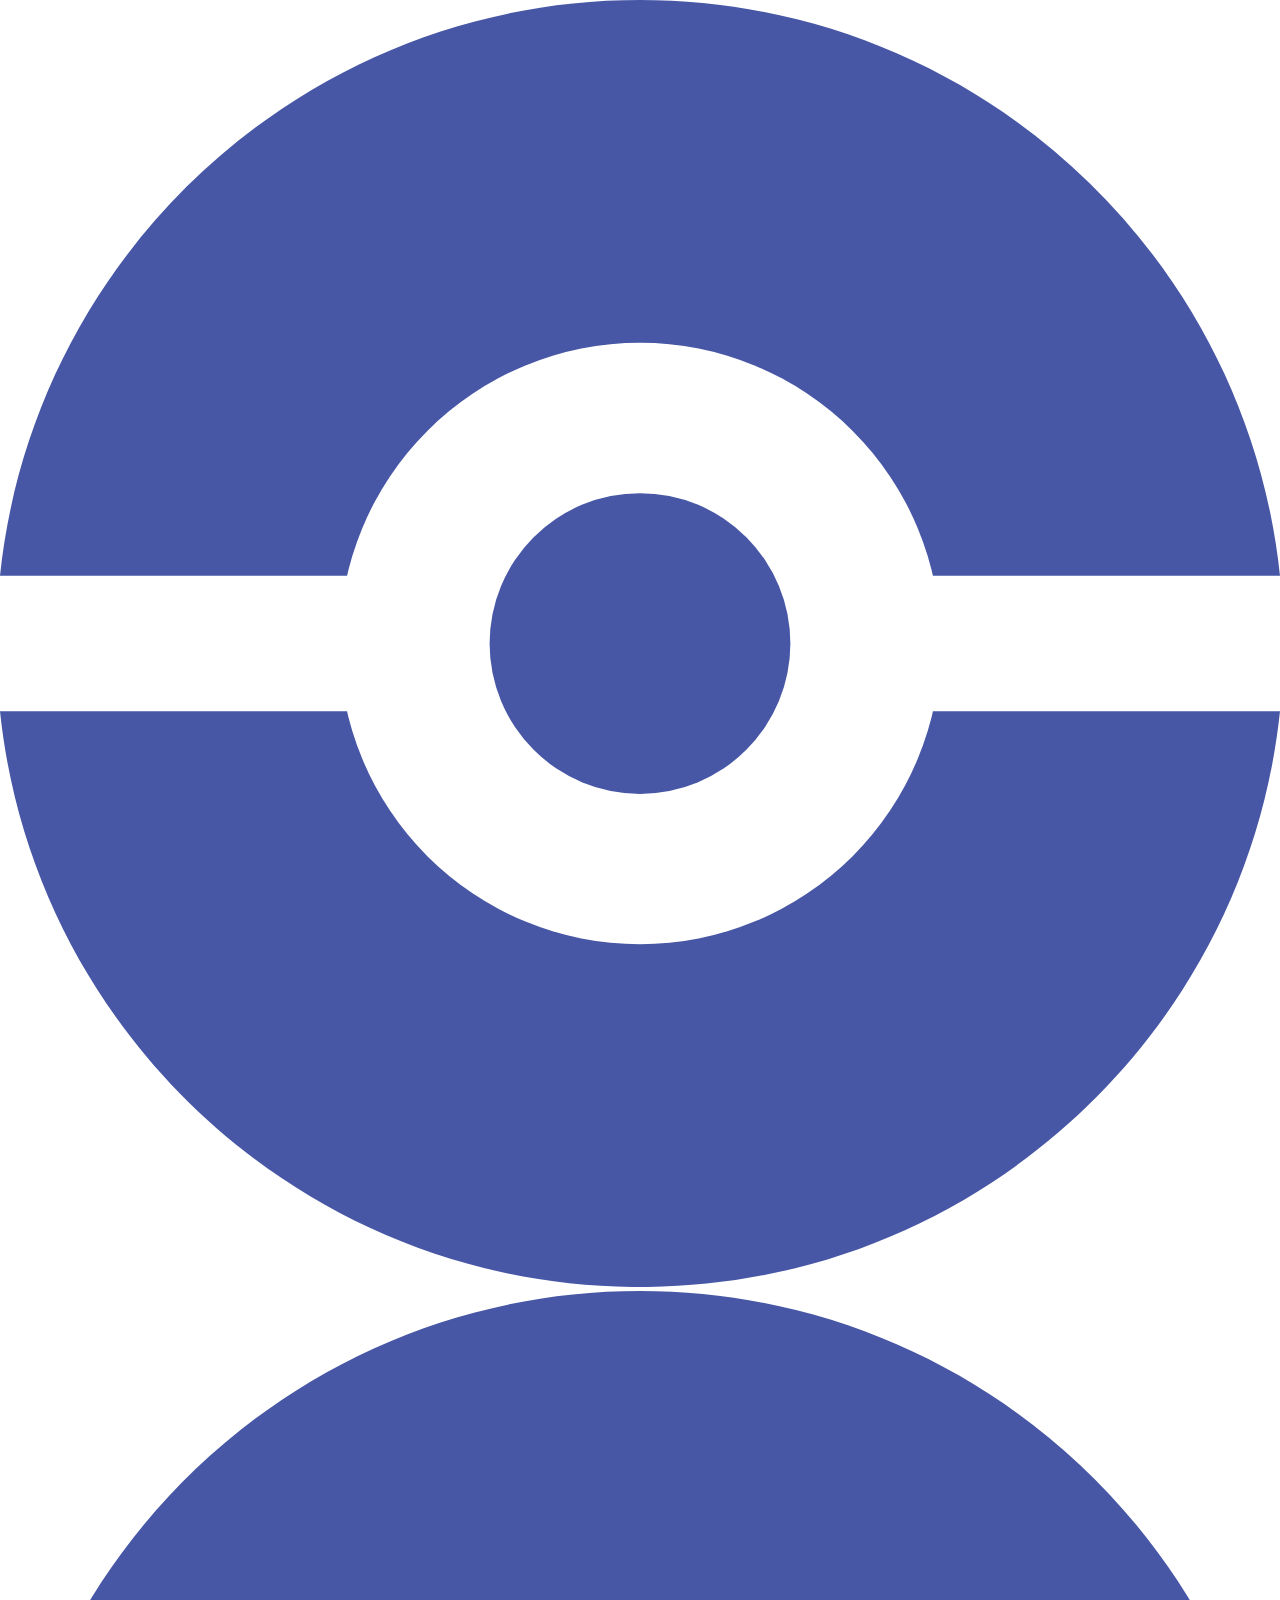
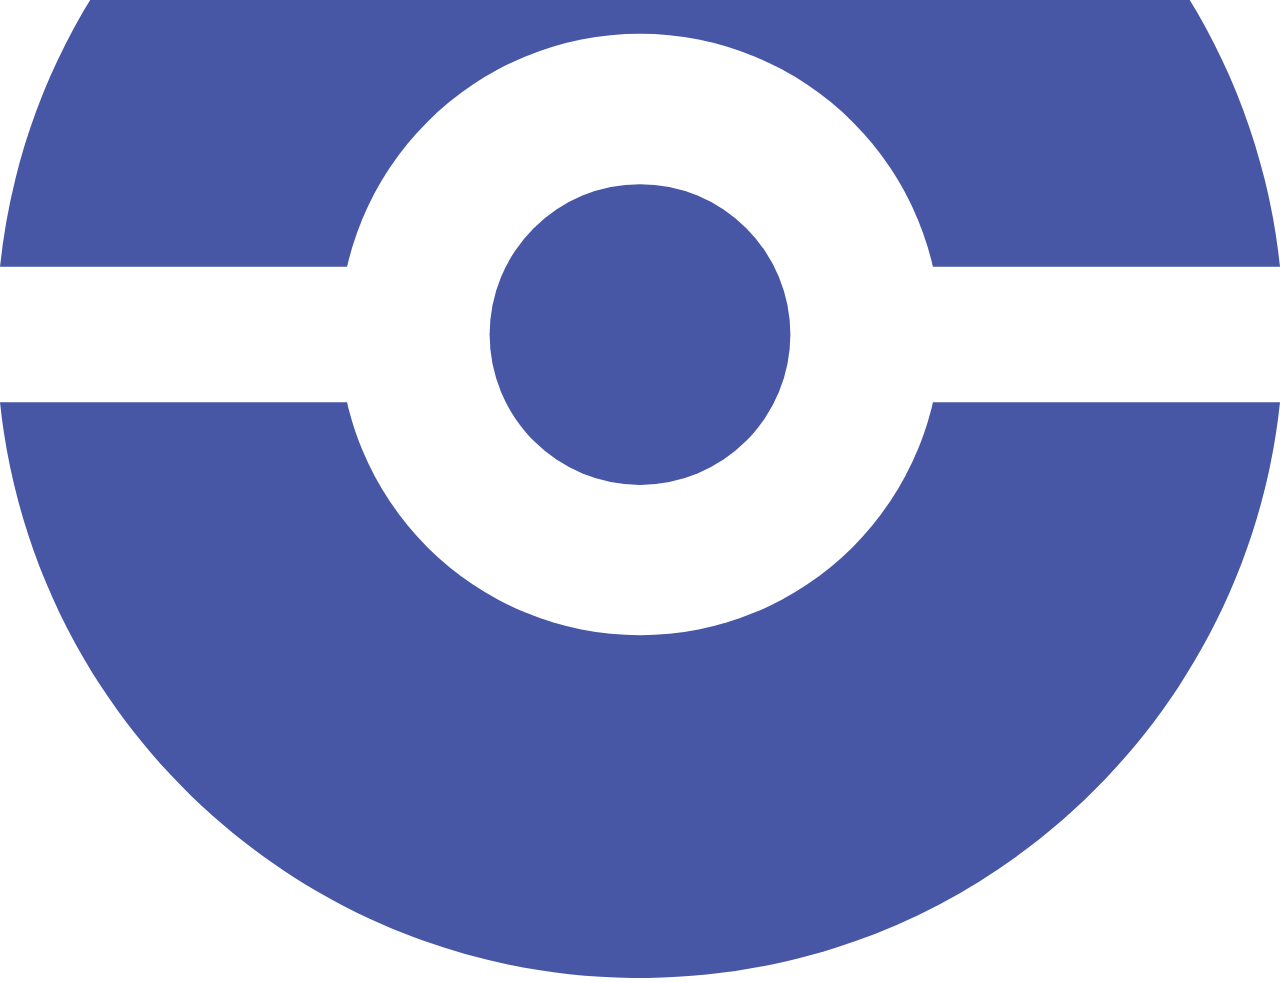
<file: spinner.html>
<!DOCTYPE html>
<html>
    <head>
        <meta charset="UTF-8">
        <meta name="viewport" content="width=device-width,initial-scale=1">
        <title>Miguel's Pokedex</title>
        <link rel="stylesheet" href="css/style.css" type="text/css">
    </head>
    <body class="body-spinner">
        <main class="container spinner" >
            <div class="loader">
                <div class="red-loader">
                    <svg viewBox="0 0 866.8 871.59">
                        <defs>
                            <style>
                            .cls-1{fill:#ed2024}
                            </style>
                        </defs>
                        <path class="cls-1" d="M883.4 404.12C860.48 185 675.19 14.21 450 14.21S39.52 185 16.6 404.12zM16.6 495.88C39.52 715 224.81 885.79 450 885.79S860.48 715 883.4 495.88z" transform="translate(-16.6 -14.21)"/>
                        <circle cx="433.4" cy="435.79" r="203.65" fill="#fff"/>
                        <circle class="cls-1" cx="433.4" cy="435.79" r="101.84"/>
                    </svg>
                </div>
                <div class="blue-loader">
                    <svg viewBox="0 0 866.8 871.59">
                        <defs>
                            <style>
                            .cls-1{fill:#4757a6}
                            </style>
                        </defs>
                        <path class="cls-1" d="M883.4 404.12C860.48 185 675.19 14.21 450 14.21S39.52 185 16.6 404.12zM16.6 495.88C39.52 715 224.81 885.79 450 885.79S860.48 715 883.4 495.88z" transform="translate(-16.6 -14.21)"/>
                        <circle cx="433.4" cy="435.79" r="203.65" fill="#fff"/>
                        <circle class="cls-1" cx="433.4" cy="435.79" r="101.84"/>
                    </svg>
                </div>
            </div>
        </main>

        <script src="script.js" type="text/javascript"></script>
    </body>
</html>
</file>
<file: css/style.css>
@import url("https://fonts.googleapis.com/css?family=Roboto:400,500,700,900");
h1, h2, h3,
h4, h5, h6,
p, a {
  font-family: "Roboto", sans-serif;
}

* {
  padding: 0;
  margin: 0;
}

.container-intro {
  box-sizing: border-box;
  padding: 40px;
  height: 100vh;
}
@media (max-width: 630px) {
  .container-intro {
    padding: 15px;
  }
}

.container-pokemon {
  box-sizing: border-box;
  padding: 40px;
  height: 100vh;
  display: none;
}
@media (max-width: 630px) {
  .container-pokemon {
    padding: 15px;
  }
}
.container-pokemon .nav {
  align-items: center;
}
@media (max-width: 630px) {
  .container-pokemon .nav {
    margin-bottom: 20px;
  }
}
@media (max-width: 530px) {
  .container-pokemon .nav {
    flex-direction: column;
  }
}
.container-pokemon .nav ul {
  display: flex;
  flex-direction: row;
  align-items: center;
}
@media (max-width: 530px) {
  .container-pokemon .nav ul {
    width: 100%;
  }
}
@media (max-width: 530px) {
  .container-pokemon .nav ul li {
    margin-top: 20px;
    width: 100%;
    margin-right: 0px;
  }
}
.container-pokemon .nav ul li form {
  display: flex;
  justify-content: center;
  max-width: 1000px;
  width: 100%;
}
.container-pokemon .nav ul li form input[type=search] {
  padding: 10px;
  padding-left: 16px;
  max-width: 600px;
  width: 100%;
  font-size: 16px;
  border: none;
  border-top-left-radius: 100px;
  border-bottom-left-radius: 100px;
  box-shadow: 5px 5px 8px -2px rgba(0, 0, 0, 0.2);
}
.container-pokemon .nav ul li form input[type=search]:focus {
  outline: none;
}
.container-pokemon .nav ul li form .submit-btn {
  width: 60px;
  height: 40px;
  border: none;
  background-color: #FFCB05;
  cursor: pointer;
  font-size: 18px;
  color: white;
  text-align: center;
  border-top-right-radius: 100px;
  border-bottom-right-radius: 100px;
  box-shadow: 5px 5px 8px -2px rgba(0, 0, 0, 0.2);
  outline: none;
}
.container-pokemon .nav ul li form .submit-btn:hover {
  background-color: #ffd633;
}
.container-pokemon .pokemon-container {
  display: flex;
  flex-direction: row;
  justify-content: center;
  align-items: center;
  height: calc(100vh - 20vh);
  position: relative;
}
@media (max-width: 760px) {
  .container-pokemon .pokemon-container {
    flex-direction: column;
    justify-content: end;
    margin-top: 50px;
    margin-bottom: 100px;
    height: 100%;
  }
}
.container-pokemon .pokemon-container .blue-pokeball {
  background-image: url(../images/blue-pokeball.svg);
  background-repeat: no-repeat;
  max-width: 700px;
  max-height: calc(100vh - 20vh);
  width: 100%;
  height: 100%;
  position: absolute;
  z-index: -1;
  top: 10%;
  left: -350px;
  opacity: 0.6;
}
@media (max-width: 580px) {
  .container-pokemon .pokemon-container .blue-pokeball {
    max-width: 800px;
    max-height: calc(100vh - 30vh);
    top: 25%;
    left: -250px;
  }
}
@media (max-width: 430px) {
  .container-pokemon .pokemon-container .blue-pokeball {
    display: none;
  }
}
.container-pokemon .pokemon-container .poke-info {
  margin-right: 40px;
}
@media (max-width: 760px) {
  .container-pokemon .pokemon-container .poke-info {
    margin-right: 0px;
  }
}
.container-pokemon .pokemon-container .poke-info .pokeName {
  text-align: center;
  margin-bottom: 20px;
}
.container-pokemon .pokemon-container .poke-info .sprite-container {
  display: flex;
  align-items: center;
  background-color: #3B4CCA;
  width: 260px;
  height: 400px;
  border-radius: 25px;
  filter: contrast(80%);
}
.container-pokemon .pokemon-container .poke-info .sprite-container .sprite {
  width: 250px;
  filter: contrast(140%);
}
.container-pokemon .pokemon-container .poke-info .number, .container-pokemon .pokemon-container .poke-info .genera {
  text-align: center;
  margin-top: 10px;
}
.container-pokemon .pokemon-container .poke-stats {
  display: flex;
  flex-direction: row;
  max-width: 700px;
  width: 100%;
  margin-left: 40px;
}
@media (max-width: 900px) {
  .container-pokemon .pokemon-container .poke-stats {
    flex-direction: column;
    margin-top: 220px;
    margin-bottom: 50px;
  }
}
@media (max-width: 760px) {
  .container-pokemon .pokemon-container .poke-stats {
    flex-direction: column;
    margin-top: 10px;
    margin-bottom: 20px;
    margin-left: 0px;
    align-items: center;
  }
}
@media (max-width: 630px) {
  .container-pokemon .pokemon-container .poke-stats {
    margin-left: 0px;
    text-align: center;
  }
}
.container-pokemon .pokemon-container .poke-stats .section_1 {
  max-width: 350px;
  width: 100%;
  margin-right: 50px;
}
@media (max-width: 760px) {
  .container-pokemon .pokemon-container .poke-stats .section_1 {
    margin-right: 0px;
    text-align: center;
  }
}
.container-pokemon .pokemon-container .poke-stats .section_2 {
  max-width: 350px;
  min-width: 162px;
  width: 100%;
}
@media (max-width: 760px) {
  .container-pokemon .pokemon-container .poke-stats .section_2 {
    text-align: center;
  }
}
.container-pokemon .pokemon-container .poke-stats .stat {
  margin: 20px 0 10px 0;
  font-size: 22px;
}
.container-pokemon .pokemon-container .poke-stats p {
  font-weight: 500;
}

a {
  text-decoration: none;
}

.nav {
  display: flex;
  flex-direction: row;
  justify-content: space-between;
  align-items: baseline;
}
.nav .logo {
  color: black;
  font-weight: 900;
  font-size: 40px;
}
.nav ul {
  list-style: none;
}
.nav ul li a {
  font-size: 20px;
  font-weight: 500;
  color: black;
  margin-right: 30px;
}

.search-container {
  display: flex;
  flex-direction: column;
  justify-content: center;
  align-items: center;
  height: calc(100vh - 20vh);
}
.search-container .pokeball {
  background-image: url(../images/red-pokeball.svg);
  background-repeat: no-repeat;
  max-width: 1500px;
  max-height: calc(100vh - 10vh);
  width: 100%;
  height: 100%;
  position: absolute;
  z-index: -1;
  top: 5%;
  left: -350px;
  opacity: 0.7;
}
@media (max-width: 580px) {
  .search-container .pokeball {
    max-width: 800px;
    max-height: calc(100vh - 30vh);
    top: 25%;
    left: -250px;
  }
}
@media (max-width: 430px) {
  .search-container .pokeball {
    top: 65%;
    left: 0;
    opacity: 0.5;
  }
}
.search-container h1 {
  text-align: center;
  font-size: 70px;
  font-weight: 700;
  margin-bottom: 30px;
  line-height: 68px;
}
@media (max-width: 550px) {
  .search-container h1 {
    font-size: 50px;
    line-height: 54px;
  }
}
.search-container form {
  display: flex;
  justify-content: center;
  max-width: 1000px;
  width: 100%;
}
.search-container form input[type=search] {
  padding: 15px;
  padding-left: 25px;
  max-width: 900px;
  width: 100%;
  font-size: 16px;
  border: none;
  border-top-left-radius: 100px;
  border-bottom-left-radius: 100px;
  box-shadow: 5px 5px 12px 0px rgba(0, 0, 0, 0.2);
}
.search-container form input[type=search]:focus {
  outline: none;
}
.search-container form .submit-btn {
  width: 70px;
  height: 50px;
  border: none;
  background-color: #FFCB05;
  cursor: pointer;
  font-size: 24px;
  color: white;
  text-align: center;
  border-top-right-radius: 100px;
  border-bottom-right-radius: 100px;
  box-shadow: 5px 5px 12px 0px rgba(0, 0, 0, 0.2);
  outline: none;
}
.search-container form .submit-btn:hover {
  background-color: #ffd633;
}
.search-container .pokedex-info {
  margin-top: 30px;
  color: black;
  font-size: 14px;
}
.search-container .pokedex-info:hover {
  text-decoration: underline;
}
.search-container .random-container {
  display: flex;
  flex-direction: row;
  margin-top: 60px;
}
.search-container .random-container .random-pokemon {
  width: 150px;
  height: 200px;
  background-color: coral;
  margin: 0 30px;
}

/*# sourceMappingURL=style.css.map */
</file>
